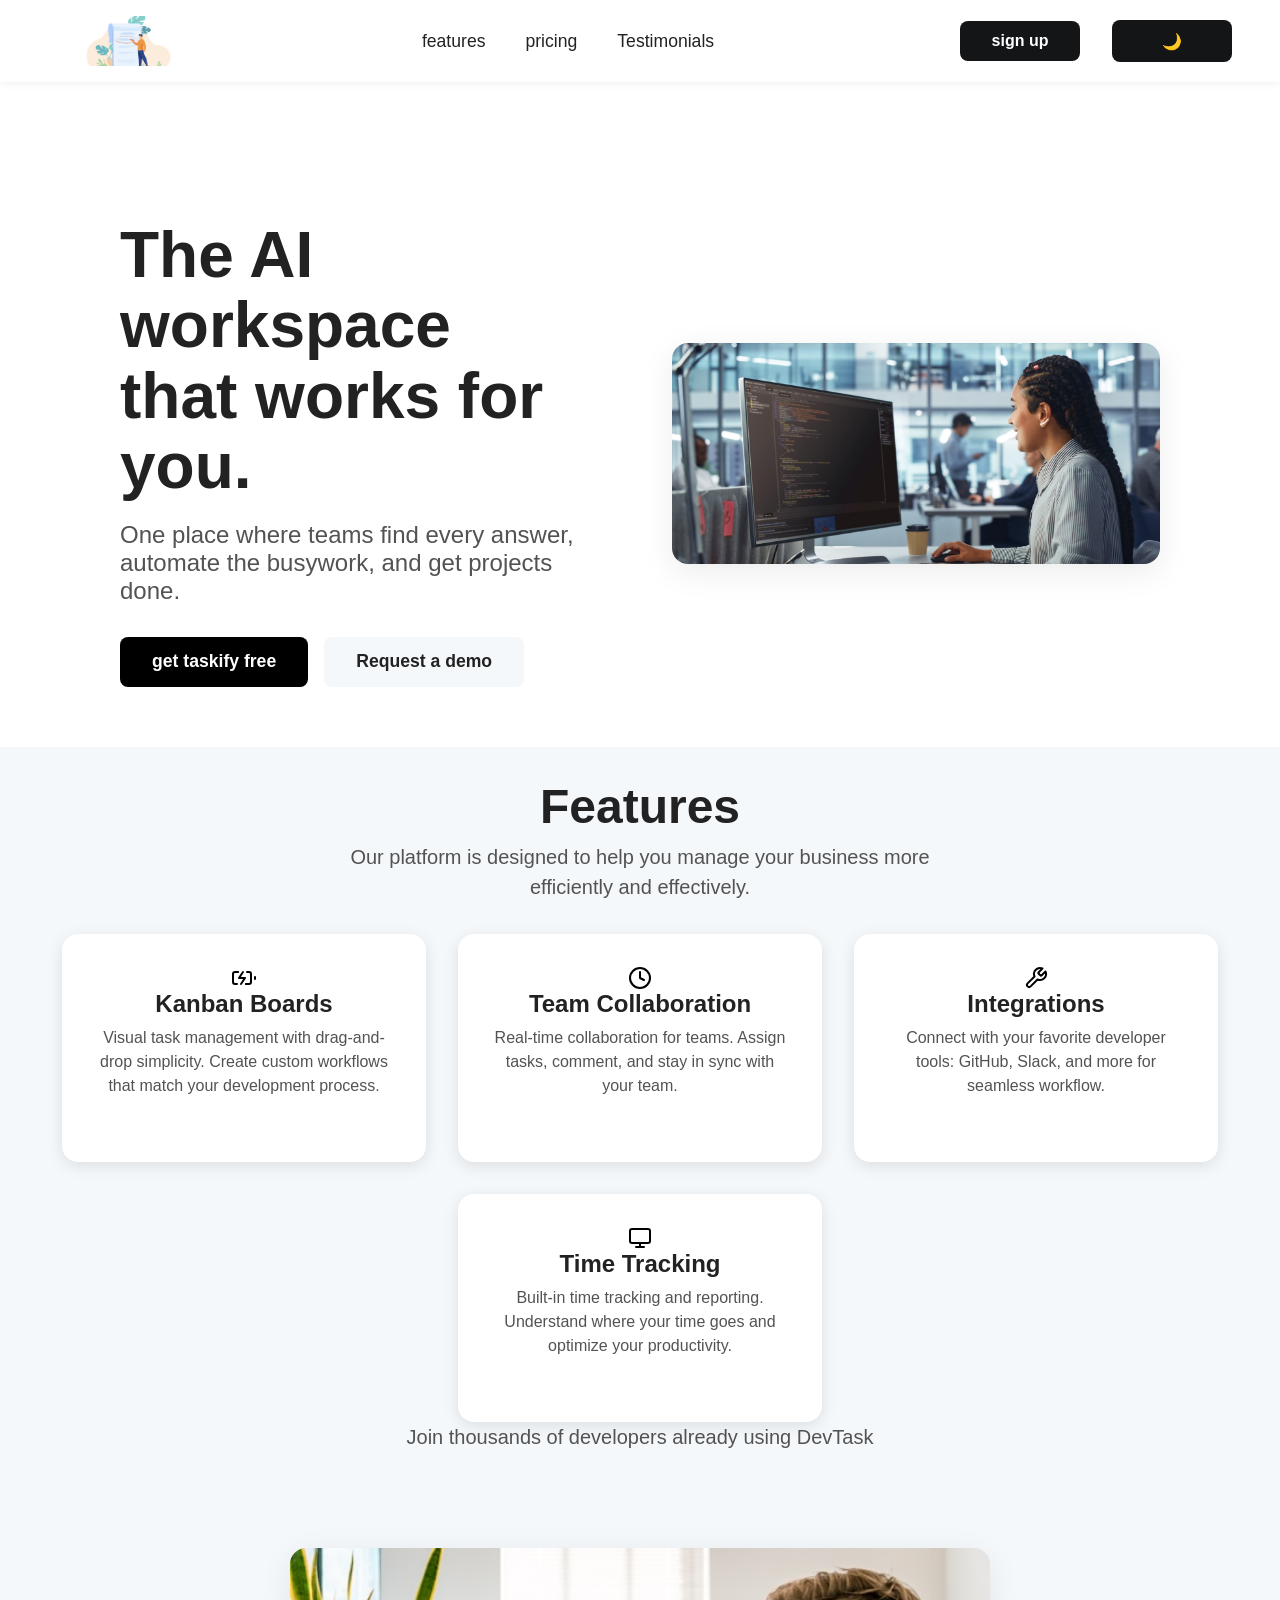
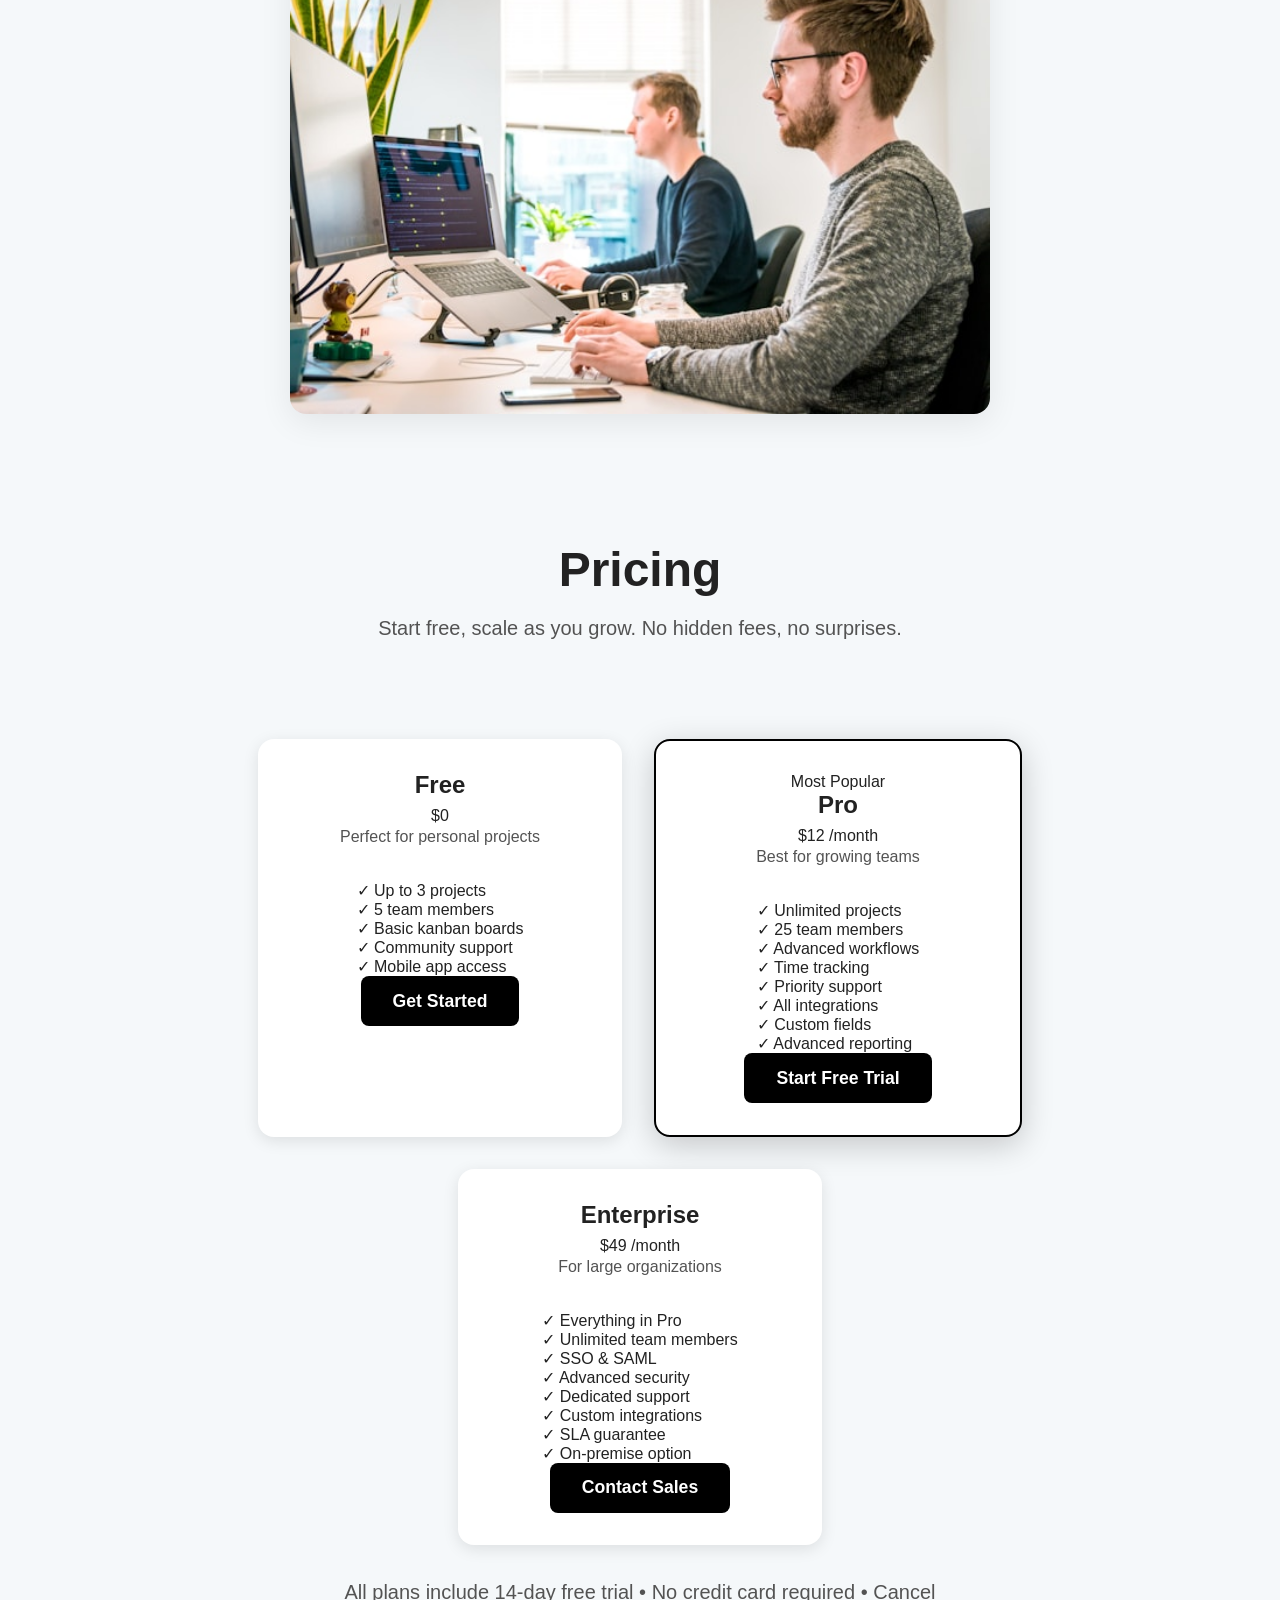
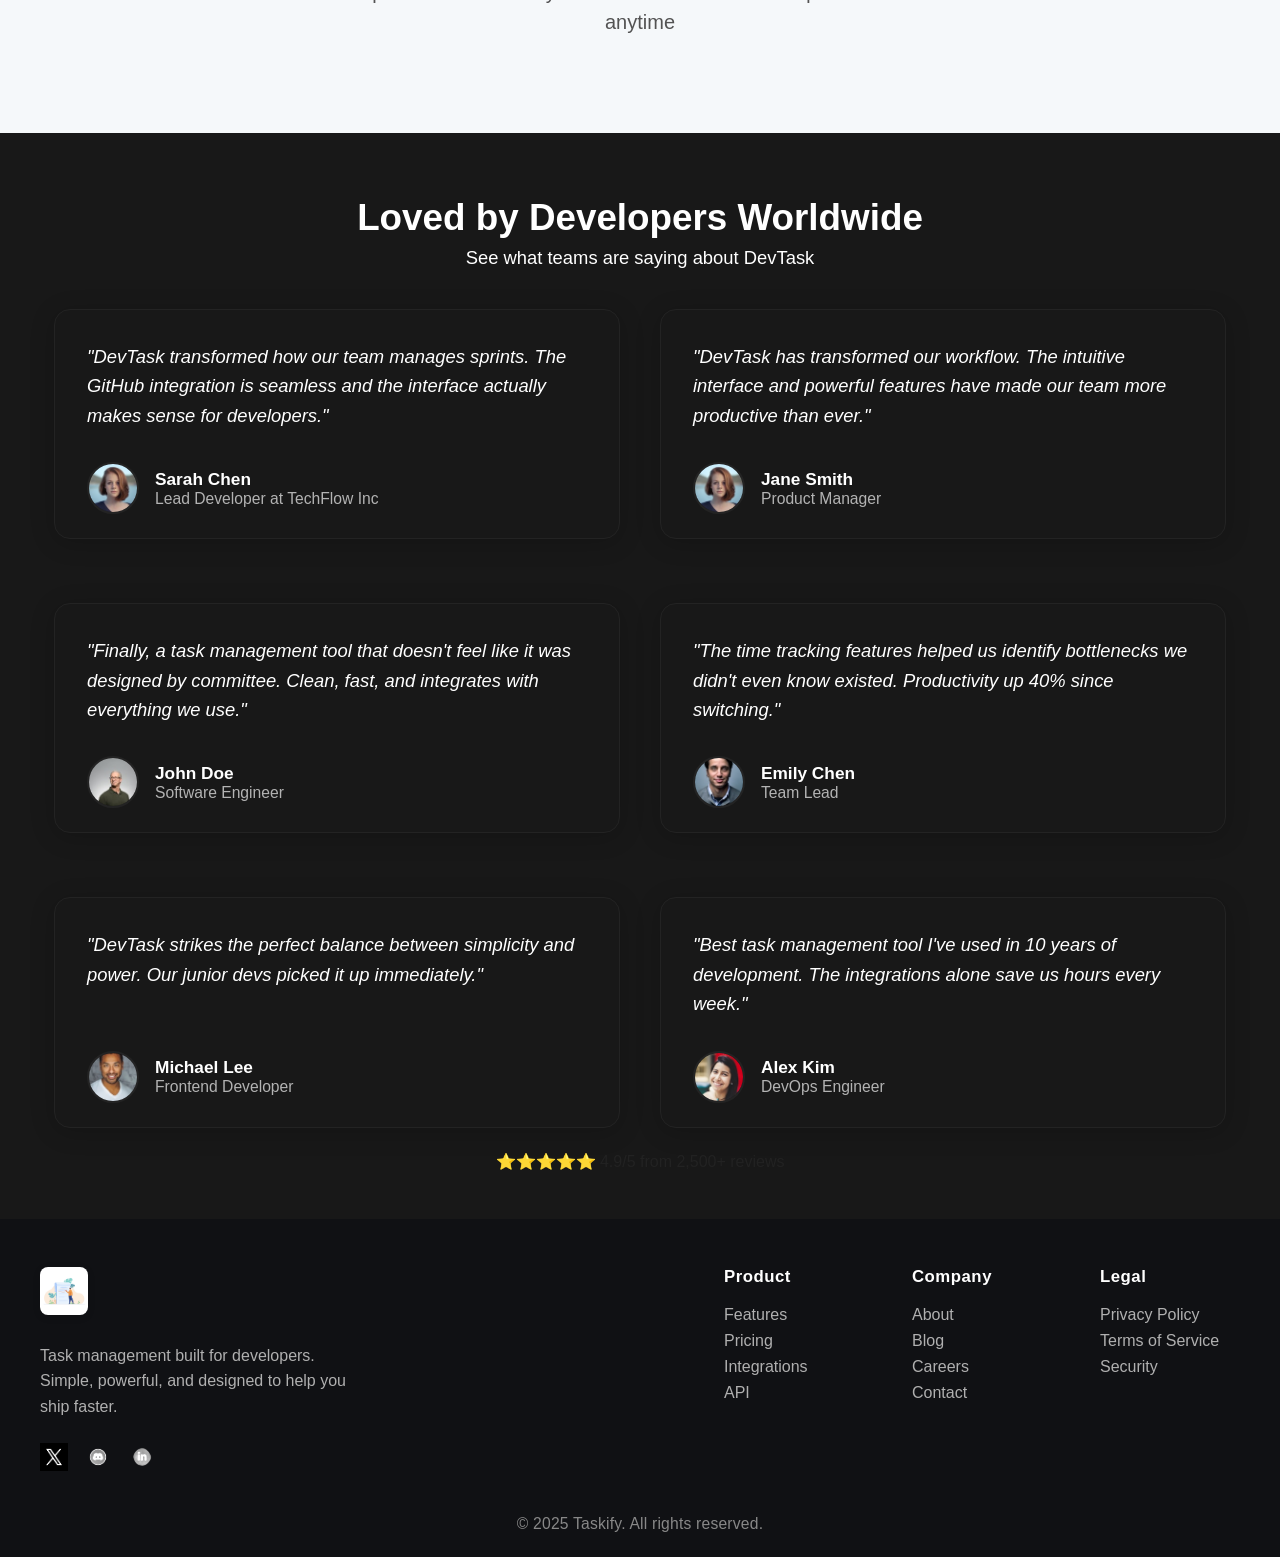
<file: index.html>
<!DOCTYPE html>
<html lang="en">
<head>
    <meta charset="UTF-8">
    <meta name="viewport" content="width=device-width, initial-scale=1.0">
    <link rel="stylesheet" href="style.css">
    <title>Document</title>
</head>
<body>
    <header>
        <div class="logo-image">
            <img class="logo-img" src="images/logo.jpg" alt="logo-image">
        </div>
        <nav>
            <ul>
                <li><a href="#features">features</a></li>
                <li><a href="#pricing">pricing</a></li>   
                <li><a href="#testimonials">Testimonials</a></li>
            </ul>
           
        </nav>
         <button>sign up</button>
         <button id="theme-toggle">🌙</button>

    </header>
    <div class="hero-container">
    <section class="hero">
    <div class="hero-content">
        <h1>The AI workspace<br>that works for you.</h1>
        <p>One place where teams find every answer,<br>
        automate the busywork, and get projects done.</p>
        <div class="hero-buttons">
            <button class="primary">get taskify free</button>
            <button class="secondary">Request a demo</button>
        </div>
    </div>
    <div class="hero-image">
        <img src="images/hero.jpg" alt="hero-image">
    </div>
</section>
    </div>
 <section class="features">
    <div class="features-content"> 
        <h2>Features</h2>
        <p>Our platform is designed to help you manage your business more efficiently and effectively.</p>
        <div class="features-container">
            <div class="feature">
                <img src ="icons/battery-charging.svg" alt="Battery Charging Icon">
                <div><h3>Kanban Boards</h3></div>
                <p>Visual task management with drag-and-drop simplicity. Create custom workflows that match your development process.</p>
            </div>
            <div class="feature">
                <img src ="icons/clock.svg" alt="Clock Icon">
                <div><h3>Team Collaboration</h3></div>
                <p>Real-time collaboration for teams. Assign tasks, comment, and stay in sync with your team.</p>
            </div>
            <div class="feature">
                <img src ="icons/tool.svg" alt="Tool Icon">
                <div><h3>Integrations</h3></div>
                <p>Connect with your favorite developer tools: GitHub, Slack, and more for seamless workflow.</p>
            </div>
            <div class="feature">
                <img src ="icons/monitor.svg" alt="Automation Icon">
                <div><h3>Time Tracking</h3></div>
                <p>Built-in time tracking and reporting. Understand where your time goes and optimize your productivity.</p>
            </div>
        </div>
        <p>Join thousands of developers already using DevTask</p>
    </div>
</section>
<div class= "sub-image">
    <img src="images/sub-image.jpeg" alt="Sub Image">
</div>
    <section class="pricing">
        <div class="pricing-content">
            <div class="pricing-header">
            <h2>Pricing</h2>
            <p>Start free, scale as you grow. No hidden fees, no surprises.</p>
            </div>
            
            <div class="pricing-container">
                <!-- Free Plan -->
                <div class="pricing-card">
                    <h3>Free</h3>
                    <div class="price">
                        <span class="amount">$0</span>
                    </div>
                    <p class="plan-description">Perfect for personal projects</p>
                    
                    <ul class="features-list">
                        <li>✓ Up to 3 projects</li>
                        <li>✓ 5 team members</li>
                        <li>✓ Basic kanban boards</li>
                        <li>✓ Community support</li>
                        <li>✓ Mobile app access</li>
                    </ul>
                    
                    <button class="plan-button">Get Started</button>
                </div>
    
                <!-- Pro Plan (Most Popular) -->
                <div class="pricing-card popular">
                    <div class="popular-badge">Most Popular</div>
                    <h3>Pro</h3>
                    <div class="price">
                        <span class="amount">$12</span>
                        <span class="period">/month</span>
                    </div>
                    <p class="plan-description">Best for growing teams</p>
                    
                    <ul class="features-list">
                        <li>✓ Unlimited projects</li>
                        <li>✓ 25 team members</li>
                        <li>✓ Advanced workflows</li>
                        <li>✓ Time tracking</li>
                        <li>✓ Priority support</li>
                        <li>✓ All integrations</li>
                        <li>✓ Custom fields</li>
                        <li>✓ Advanced reporting</li>
                    </ul>
                    
                    <button class="plan-button primary">Start Free Trial</button>
                </div>
    
                <!-- Enterprise Plan -->
                <div class="pricing-card">
                    <h3>Enterprise</h3>
                    <div class="price">
                        <span class="amount">$49</span>
                        <span class="period">/month</span>
                    </div>
                    <p class="plan-description">For large organizations</p>
                    
                    <ul class="features-list">
                        <li>✓ Everything in Pro</li>
                        <li>✓ Unlimited team members</li>
                        <li>✓ SSO & SAML</li>
                        <li>✓ Advanced security</li>
                        <li>✓ Dedicated support</li>
                        <li>✓ Custom integrations</li>
                        <li>✓ SLA guarantee</li>
                        <li>✓ On-premise option</li>
                    </ul>
                    
                    <button class="plan-button">Contact Sales</button>
                </div>
            </div>
            
            <p class="pricing-note">All plans include 14-day free trial • No credit card required • Cancel anytime</p>
        </div>
    </section>
 <section class="testimonials">
    <div class="testimonials-header">
        <h2>Loved by Developers Worldwide</h2>
        <p>See what teams are saying about DevTask</p>
    </div>
    <div class="testimonials-container">
        <div class="review">
            <div class="review-text">
                "DevTask transformed how our team manages sprints. The GitHub integration is seamless and the interface actually makes sense for developers."
            </div>
            <div class="profile-info">
                <img src="profile-pics/sara.jpeg" alt="Sarah Chen">
                <div>
                    <span class="profile-name">Sarah Chen</span><br>
                    <span class="profile-role">Lead Developer at TechFlow Inc</span>
                </div>
            </div>
        </div>
        <div class="review">
            <div class="review-text">
                "DevTask has transformed our workflow. The intuitive interface and powerful features have made our team more productive than ever."
            </div>
            <div class="profile-info">
                <img src="profile-pics/photo-1438761681033-6461ffad8d80.jpeg" alt="Jane Smith">
                <div>
                    <span class="profile-name">Jane Smith</span><br>
                    <span class="profile-role">Product Manager</span>
                </div>
            </div>
        </div>
        <div class="review">
            <div class="review-text">
                "Finally, a task management tool that doesn't feel like it was designed by committee. Clean, fast, and integrates with everything we use."
            </div>
            <div class="profile-info">
                <img src="profile-pics/photo-1472099645785-5658abf4ff4e.jpeg" alt="John Doe">
                <div>
                    <span class="profile-name">John Doe</span><br>
                    <span class="profile-role">Software Engineer</span>
                </div>
            </div>
        </div>
        <div class="review">
            <div class="review-text">
                "The time tracking features helped us identify bottlenecks we didn't even know existed. Productivity up 40% since switching."
            </div>
            <div class="profile-info">
                <img src="profile-pics/photo-1500648767791-00dcc994a43e.jpeg" alt="Emily Chen">
                <div>
                    <span class="profile-name">Emily Chen</span><br>
                    <span class="profile-role">Team Lead</span>
                </div>
            </div>
        </div>
        <div class="review">
            <div class="review-text">
                "DevTask strikes the perfect balance between simplicity and power. Our junior devs picked it up immediately."
            </div>
            <div class="profile-info">
                <img src="profile-pics/photo-1507003211169-0a1dd7228f2d.jpeg" alt="Michael Lee">
                <div>
                    <span class="profile-name">Michael Lee</span><br>
                    <span class="profile-role">Frontend Developer</span>
                </div>
            </div>
        </div>
        <div class="review">
            <div class="review-text">
                "Best task management tool I've used in 10 years of development. The integrations alone save us hours every week."
            </div>
            <div class="profile-info">
                <img src="profile-pics/photo-1544725176-7c40e5a71c5e.jpeg" alt="Alex Kim">
                <div>
                    <span class="profile-name">Alex Kim</span><br>
                    <span class="profile-role">DevOps Engineer</span>
                </div>
            </div>
        </div>
    </div>
    <div >
        <p> ⭐⭐⭐⭐⭐ 4.9/5 from 2,500+ reviews</p>
    </div>
</section>
<footer class="footer">
    <div class="footer-content">
        <div class="footer-left">
            <div class="footer-logo">
                <img src="images/logo.jpg" alt="Taskify Logo">
            </div>
            <p class="footer-desc">
                Task management built for developers.<br>
                Simple, powerful, and designed to help you ship faster.
            </p>
            <div class="footer-socials">
                <a href="#"><img src="icons/x.jpg" alt="Twitter"></a>
                <a href="#"><img src="icons/discord.png" alt="discord"></a>
                <a href="#"><img src="icons/linkedin.png" alt="LinkedIn"></a>
            </div>
        </div>
        <div class="footer-links-group">
            <div class="footer-links">
                <h4>Product</h4>
                <a href="#features">Features</a>
                <a href="#pricing">Pricing</a>
                <a href="#integrations">Integrations</a>
                <a href="#">API</a>
            </div>
            <div class="footer-links">
                <h4>Company</h4>
                <a href="#">About</a>
                <a href="#">Blog</a>
                <a href="#">Careers</a>
                <a href="#contact">Contact</a>
            </div>
            <div class="footer-links">
                <h4>Legal</h4>
                <a href="#">Privacy Policy</a>
                <a href="#">Terms of Service</a>
                <a href="#">Security</a>
            </div>
        </div>
    </div>
    <p class="footer-copyright">
        &copy; 2025 Taskify. All rights reserved.
    </p>
</footer>
<script src="script.js"></script>

</body>
</html>
</file>
<file: style.css>
html { font-size: 16px; }
body {
    margin: 0;
    padding: 0;
    font-family: 'Inter', 'Segoe UI', Arial, sans-serif;
    background: #fff;
    color: #222;
}
h1, h2, h3, h4, h5, h6 {
    margin: 0;
    font-weight: 700;
}
h1 { font-size: 3rem; }
h2 { font-size: 2rem; }
p { font-size: 1rem; margin: 0; }
a { color: inherit; text-decoration: none; transition: color 0.2s; }
ul { list-style: none; margin: 0; padding: 0; }

/* ====== HEADER ====== */
header {
    display: flex;
    align-items: center;
    justify-content: space-between;
    padding: 1rem 3rem;
    background: #fff;
    box-shadow: 0 0 10px rgba(0,0,0,0.08);
    position: fixed;
    top: 0; left: 0; right: 0;
    z-index: 1000;
}
.logo-image {
    display: flex;
    align-items: center;
    justify-content: center;
    flex: 0 0 160px;
}
.logo-img {
    width: 100px;
    height: 50px;
    object-fit: cover;
}
nav {
    flex: 1 1 auto;
    display: flex;
    justify-content: center;
    align-items: center;
}
nav ul {
    display: flex;
    gap: 2.5rem;
}
nav ul li a {
    color: #222;
    font-weight: 500;
    font-size: 1.1rem;
}
nav ul li a:hover {
    color: #0078ff;
}
header button {
    flex: 0 0 120px;
    background: #141516;
    color: #fff;
    border: none;
    padding: 0.7rem 1.6rem;
    border-radius: 8px;
    font-size: 1rem;
    font-weight: 600;
    cursor: pointer;
    margin-left: 2rem;
    transition: background 0.2s;
}
header button:hover {
    background: #0078ff;
}

/* ====== HERO ====== */
.hero-container {
    display: flex;
    align-items: center;
    justify-content: center;
}
.hero {
    display: flex;
    align-items: center;
    justify-content: space-between;
    padding: 120px 120px 60px 120px;
    gap: 4rem;
    background: #fff;
    margin-top: 100px;
}
.hero-content {
    flex: 1;
    max-width: 650px;
    display: flex;
    flex-direction: column;
    align-items: flex-start;
    justify-content: center;
}
.hero-content h1 {
    font-size: 4rem;
    font-weight: 800;
    margin-bottom: 1.2rem;
    color: #222;
    line-height: 1.1;
}
.hero-content p {
    font-size: 1.5rem;
    color: #535353;
    margin-bottom: 2rem;
}
.hero-buttons {
    display: flex;
    gap: 1rem;
}
.hero-buttons .primary {
    background: #000;
    color: #fff;
    border: none;
    padding: 0.9rem 2rem;
    border-radius: 8px;
    font-size: 1.1rem;
    font-weight: 600;
    cursor: pointer;
    transition: background 0.2s;
}
.hero-buttons .primary:hover {
    background: #313131;
}
.hero-buttons .secondary {
    background: #f5f8fa;
    color: #222;
    border: none;
    padding: 0.9rem 2rem;
    border-radius: 8px;
    font-size: 1.1rem;
    font-weight: 600;
    cursor: pointer;
    transition: background 0.2s;
}
.hero-buttons .secondary:hover {
    background: #e3e3e3;
}
.hero-image {
    flex: 1;
    display: flex;
    align-items: center;
    justify-content: center;
}
.hero-image img {
    max-width: 100%;
    width: 700px;
    height: auto;
    border-radius: 16px;
    box-shadow: 0 8px 32px rgba(0,0,0,0.08);
    object-fit: cover;
}

/* ====== FEATURES ====== */
.features {
    display: flex;
    flex-direction: column;
    gap: 1rem;
}
.features-content {
    display: flex;
    flex-direction: column;
    align-items: center;
    justify-content: center;
    padding: 2rem 3rem;
    background: #f5f8fa;
}
.features h2 {
    font-size: 3rem;
    font-weight: 700;
    margin-bottom: 0.5rem;
}
.features p {
    font-size: 1.25rem;
    margin-bottom: 2rem;
    text-align: center;
    max-width: 600px;
    line-height: 1.5;
    color: #535353;
}
.features-container {
    display: flex;
    gap: 2rem;
    justify-content: center;
    flex-wrap: wrap;
}
.feature {
    background: #fff;
    padding: 2rem;
    border-radius: 16px;
    box-shadow: 0 4px 16px rgba(0,0,0,0.1);
    width: 300px;
    display: flex;
    flex-direction: column;
    align-items: center;
    transition: box-shadow 0.2s, transform 0.2s;
}
.feature:hover {
    box-shadow: 0 8px 32px rgba(0,0,0,0.13);
    transform: translateY(-6px) scale(1.03);
}
.feature h3 {
    font-size: 1.5rem;
    font-weight: 600;
    margin-bottom: 0.5rem;
}
.feature p {
    font-size: 1rem;
    color: #535353;
}

/* ====== SUB IMAGE ====== */
.sub-image {
    display: flex;
    align-items: center;
    justify-content: center;
    padding: 2rem 0;
    background: #f5f8fa;
}
.sub-image img {
    max-width: 100%;
    width: 700px;
    height: auto;
    border-radius: 16px;
    box-shadow: 0 8px 32px rgba(0,0,0,0.08);
    object-fit: cover;
}

/* ====== PRICING ====== */
.pricing {
    display: flex;
    flex-direction: column;
    align-items: center;
    justify-content: center;
    padding: 4rem 3rem;
    background: #f5f8fa;
}
.pricing-content {
    display: flex;
    flex-direction: column;
    align-items: center;
    max-width: 800px;
}
.pricing-header {
    display: flex;
    flex-direction: column;
    align-items: center;
    padding: 2rem;
    width: 100%;
    text-align: center;
    margin-bottom: 2rem;
}
.pricing h2 {
    font-size: 3rem;
    font-weight: 700;
    margin-bottom: 1rem;
}
.pricing p {
    font-size: 1.25rem;
    margin-bottom: 2rem;
    text-align: center;
    max-width: 600px;
    line-height: 1.5;
    color: #535353;
}
.pricing-container {
    display: flex;
    gap: 2rem;
    justify-content: center;
    padding-bottom: 2rem;
    flex-wrap: wrap;
}
.pricing-card {
    background: #fff;
    padding: 2rem;
    border-radius: 16px;
    box-shadow: 0 4px 16px rgba(0,0,0,0.1);
    width: 300px;
    display: flex;
    flex-direction: column;
    align-items: center;
    transition: 0.2s;
}
.pricing-card h3 {
    font-size: 1.5rem;
    font-weight: 600;
    margin-bottom: 0.5rem;
}
.pricing-card p {
    font-size: 1rem;
    color: #535353;
}
.pricing-card button {
    background: #000;
    color: #fff;
    border: none;
    padding: 0.9rem 2rem;
    border-radius: 8px;
    font-size: 1.1rem;
    font-weight: 600;
    cursor: pointer;
    transition: background 0.2s;
}
.pricing-card button:hover {
    background: #4b4b4b;
}
.pricing-card.popular {
    border: 2px solid #000;
    box-shadow: 0 8px 32px rgba(0,0,0,0.2);
    transform: scale(1.05);
    transition: transform 0.3s, box-shadow 0.3s;
}
.pricing-card:hover {
    transform: translateY(-8px) scale(1.03);
    box-shadow: 0 12px 32px rgba(0,0,0,0.16);
    z-index: 2;
}
.pricing-card.popular button {
    background: #000;
    color: #fff;
}
.pricing-card.popular button:hover {
    background: #414141;
}

/* ====== TESTIMONIALS ====== */
.testimonials {
    background: #181818;
    padding: 4rem 0 3rem 0;
    display: flex;
    flex-direction: column;
    align-items: center;
}
.testimonials-header {
    text-align: center;
    margin-bottom: 2.5rem;
}
.testimonials-header h2 {
    color: #fff;
    font-size: 2.3rem;
    font-weight: 700;
    margin-bottom: 0.5rem;
}
.testimonials-header p {
    color: #ffffff;
    font-size: 1.15rem;
}
.testimonials-container {
    display: flex;
    flex-wrap: wrap;
    gap: 2.5rem;
    justify-content: center;
    width: 100%;
    max-width: 1200px;
}
.review {
    background: #181818;
    border-radius: 16px;
    box-shadow: 0 4px 24px rgba(0,0,0,0.18);
    padding: 2rem 2rem 1.5rem 2rem;
    max-width: 500px;
    min-width: 320px;
    display: flex;
    flex-direction: column;
    justify-content: space-between;
    margin-bottom: 1.5rem;
    border: 1px solid #232323;
}
.review-text {
    color: #ffffff;
    font-size: 1.15rem;
    margin-bottom: 2rem;
    line-height: 1.6;
    font-style: italic;
}
.profile-info {
    display: flex;
    align-items: center;
    gap: 1rem;
}
.profile-info img {
    width: 48px;
    height: 48px;
    border-radius: 50%;
    object-fit: cover;
    background: #232323;
    border: 2px solid #232323;
}
.profile-name {
    color: #fff;
    font-weight: 600;
    font-size: 1.08rem;
}
.profile-role {
    color: #b3b3b3;
    font-size: 0.98rem;
    margin-top: 0.1rem;
}

/* ====== FOOTER ====== */
.footer {
    background: #101114;
    color: #e0e0e0;
    padding: 3rem 0 1.5rem 0;
}
.footer-content {
    display: flex;
    justify-content: space-between;
    align-items: flex-start;
    max-width: 1200px;
    margin: 0 auto;
    padding: 0 2rem;
    flex-wrap: wrap;
    gap: 2rem;
}
.footer-left {
    max-width: 320px;
    display: flex;
    flex-direction: column;
    gap: 1.5rem;
}
.footer-logo img {
    width: 48px;
    height: 48px;
    object-fit: contain;
    border-radius: 8px;
    background: #fff;
    box-shadow: 0 2px 8px rgba(0,0,0,0.08);
}
.footer-desc {
    font-size: 1rem;
    color: #b0b0b0;
    line-height: 1.6;
}
.footer-socials {
    display: flex;
    gap: 1rem;
}
.footer-socials a img {
    width: 28px;
    height: 28px;
    filter: grayscale(1) brightness(1.2);
    transition: filter 0.2s, transform 0.2s;
}
.footer-socials a img:hover {
    filter: none;
    transform: scale(1.15);
}
.footer-links-group {
    display: flex;
    gap: 3rem;
    flex-wrap: wrap;
}
.footer-links {
    display: flex;
    flex-direction: column;
    gap: 0.5rem;
    min-width: 140px;
}
.footer-links h4 {
    color: #fff;
    font-size: 1.05rem;
    font-weight: 700;
    margin-bottom: 0.7rem;
    letter-spacing: 0.5px;
}
.footer-links a {
    color: #b0b0b0;
    font-size: 1rem;
}
.footer-links a:hover {
    color: #fff;
}
.footer-copyright {
    text-align: center;
    color: #888;
    font-size: 0.98rem;
    margin-top: 2.5rem;
    letter-spacing: 0.2px;
}

/* when scrolling, add a shadow to the header */
header.scrolled {
  background: #fff;
  box-shadow: 0 4px 12px rgba(0,0,0,0.1);
  padding: 0.6rem 2rem;
  transition: 0.3s;
}

/* Dark Theme */
body.dark-theme {
  background: #121212;
  color: #e0e0e0;
}

body.dark-theme header,
body.dark-theme header.scrolled {
  background: #1a1a1a;
  box-shadow: 0 0 10px rgba(0, 0, 0, 0.5);
}

body.dark-theme nav ul li a {
  color: #e0e0e0;
}

body.dark-theme header button {
  background: #0078ff;
  color: #fff;
}

body.dark-theme header button:hover {
  background: #005bb5;
}

body.dark-theme .hero {
  background: #121212;
}

body.dark-theme .hero-content h1 {
  color: #f5f5f5;
}

body.dark-theme .hero-content p {
  color: #a0a0a0;
}

body.dark-theme .hero-buttons .primary {
  background: #0078ff;
  color: #fff;
}

body.dark-theme .hero-buttons .primary:hover {
  background: #005bb5;
}

body.dark-theme .hero-buttons .secondary {
  background: #2a2a2a;
  color: #e0e0e0;
}

body.dark-theme .hero-buttons .secondary:hover {
  background: #3a3a3a;
}

body.dark-theme .features-content,
body.dark-theme .sub-image,
body.dark-theme .pricing {
  background: #1a1a1a;
}

body.dark-theme .features p,
body.dark-theme .pricing p {
  color: #a0a0a0;
}

body.dark-theme .feature,
body.dark-theme .pricing-card {
  background: #252525;
  box-shadow: 0 4px 16px rgba(0, 0, 0, 0.3);
  border: 1px solid #333;
}

body.dark-theme .feature p,
body.dark-theme .pricing-card p {
  color: #a0a0a0;
}

body.dark-theme .pricing-card.popular {
  border-color: #0078ff;
}

body.dark-theme .pricing-card button {
  background: #0078ff;
}

body.dark-theme .pricing-card button:hover {
  background: #005bb5;
}

body.dark-theme .testimonials {
  background: #121212;
}

body.dark-theme .testimonials-header h2 {
  color: #f5f5f5;
}

body.dark-theme .testimonials-header p {
  color: #a0a0a0;
}

body.dark-theme .review {
  background: #1f1f1f;
  border-color: #333;
}

body.dark-theme .review-text {
  color: #d0d0d0;
}

body.dark-theme .profile-name {
  color: #f5f5f5;
}

body.dark-theme .footer {
  background: #1a1a1a;
}

body.dark-theme .footer-desc,
body.dark-theme .footer-links a {
  color: #a0a0a0;
}

body.dark-theme .footer-links a:hover {
  color: #0078ff;
}

body.dark-theme .footer-copyright {
  color: #666;
}


/* ====== THEME TOGGLE BUTTON ====== */

.feature, .pricing-card, .review {
  opacity: 0;
  transform: translateY(40px);
  transition: opacity 0.6s ease, transform 0.6s ease;
}
.feature.visible, .pricing-card.visible, .review.visible {
  opacity: 1;
  transform: translateY(0);
}

/* ====== RESPONSIVE ====== */
@media (max-width: 1200px) {
    .hero, .features-content, .pricing, .testimonials, .footer-content {
        padding-left: 2rem;
        padding-right: 2rem;
    }
}
@media (max-width: 900px) {
    .hero {
        flex-direction: column;
        align-items: center;
        padding: 100px 1rem 2rem 1rem;
        gap: 2rem;
    }
    .hero-content {
        align-items: center;
        text-align: center;
        width: 100%;
    }
    .hero-image img {
        width: 90vw;
        max-width: 400px;
    }
    .features-container, .pricing-container {
        flex-direction: column;
        gap: 1.5rem;
        align-items: center;
    }
    .feature, .pricing-card {
        width: 95vw;
        max-width: 400px;
        min-width: 0;
        padding: 1.5rem 1rem;
    }
    .testimonials-container {
        flex-direction: column;
        align-items: center;
        gap: 1.5rem;
    }
    .review {
        max-width: 95vw;
        min-width: 0;
    }
    .footer-content {
        flex-direction: column;
        align-items: flex-start;
        gap: 2.5rem;
        padding: 0 1rem;
    }
    .footer-links-group {
        width: 100%;
        justify-content: flex-start;
        gap: 2rem;
    }
    .footer-links {
        min-width: 120px;
    }
    .footer-left {
        align-items: flex-start;
    }
}
@media (max-width: 600px) {
    h1 { font-size: 2rem; }
    h2 { font-size: 1.3rem; }
    .hero-content h1 { font-size: 2rem; }
    .features h2, .pricing h2 { font-size: 1.5rem; }
    .footer-logo img { width: 36px; height: 36px; }
}
</file>
